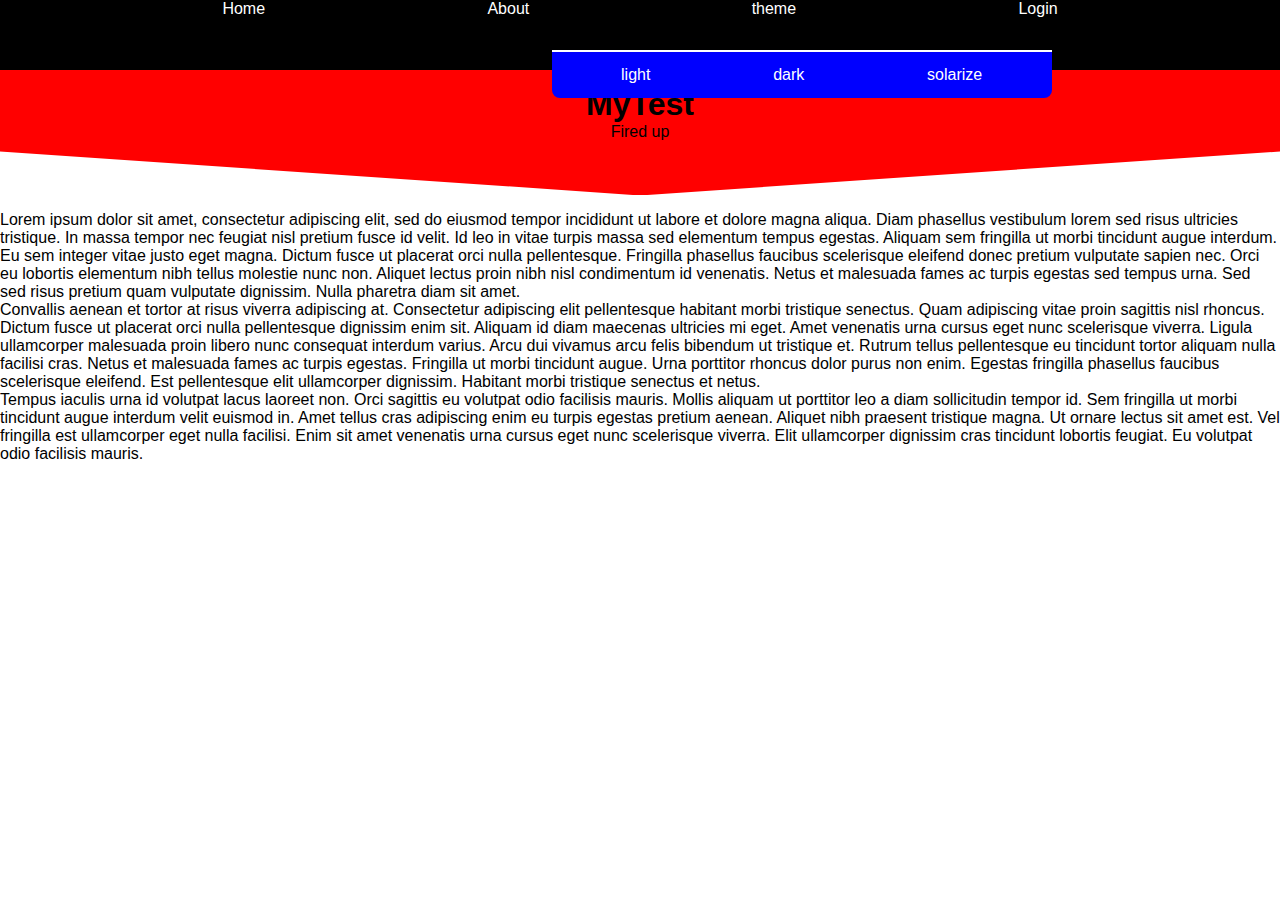
<file: worldengine/JavaScript/index.html>
<!DOCTYPE html>
<html lang="en">
<head>
    <meta charset="UTF-8">
    <title> Document</title>
    
    <link rel="stylesheet" href="styler.css">
    <link rel="stylesheet" href="grid.css">
    <script defer src="app.js"></script>
</head>

<body>
    <nav class="navbar">
       <ul class="navbar-nav">
            <li class="nav-item">Home</li>
            <li class="nav-item">About</li>

            <!--Dropdown-->

            <li class="nav-item has-dropdown">theme
                <a href="theme"></a>
                <ul class="dropdown">
                   <li class="dropdown-item">
                        <a id="light" href="#">light</a>
                   </li>
                   
                   <li class="dropdown-item">
                       <a id="dark" href="#">dark</a>
                   </li>
                   
                   <li class="dropdown-item">
                       <a id="solar" href="#">solarize</a>
                   </li>
                    
                </ul>
            </li>
            
            <li class="nav-item">Login</li>
        </ul>
    </nav>
    
    <header>
        <h1>MyTest</h1>
        
        <p>Fired up</p>
    </header>
    
    <main><p>Lorem ipsum dolor sit amet, consectetur adipiscing elit, sed do eiusmod tempor incididunt ut labore et dolore magna aliqua. Diam phasellus vestibulum lorem sed risus ultricies tristique. In massa tempor nec feugiat nisl pretium fusce id velit. Id leo in vitae turpis massa sed elementum tempus egestas. Aliquam sem fringilla ut morbi tincidunt augue interdum. Eu sem integer vitae justo eget magna. Dictum fusce ut placerat orci nulla pellentesque. Fringilla phasellus faucibus scelerisque eleifend donec pretium vulputate sapien nec. Orci eu lobortis elementum nibh tellus molestie nunc non. Aliquet lectus proin nibh nisl condimentum id venenatis. Netus et malesuada fames ac turpis egestas sed tempus urna. Sed sed risus pretium quam vulputate dignissim. Nulla pharetra diam sit amet.</p>

    <p>Convallis aenean et tortor at risus viverra adipiscing at. Consectetur adipiscing elit pellentesque habitant morbi tristique senectus. Quam adipiscing vitae proin sagittis nisl rhoncus. Dictum fusce ut placerat orci nulla pellentesque dignissim enim sit. Aliquam id diam maecenas ultricies mi eget. Amet venenatis urna cursus eget nunc scelerisque viverra. Ligula ullamcorper malesuada proin libero nunc consequat interdum varius. Arcu dui vivamus arcu felis bibendum ut tristique et. Rutrum tellus pellentesque eu tincidunt tortor aliquam nulla facilisi cras. Netus et malesuada fames ac turpis egestas. Fringilla ut morbi tincidunt augue. Urna porttitor rhoncus dolor purus non enim. Egestas fringilla phasellus faucibus scelerisque eleifend. Est pellentesque elit ullamcorper dignissim. Habitant morbi tristique senectus et netus.</p>

    <p>Tempus iaculis urna id volutpat lacus laoreet non. Orci sagittis eu volutpat odio facilisis mauris. Mollis aliquam ut porttitor leo a diam sollicitudin tempor id. Sem fringilla ut morbi tincidunt augue interdum velit euismod in. Amet tellus cras adipiscing enim eu turpis egestas pretium aenean. Aliquet nibh praesent tristique magna. Ut ornare lectus sit amet est. Vel fringilla est ullamcorper eget nulla facilisi. Enim sit amet venenatis urna cursus eget nunc scelerisque viverra. Elit ullamcorper dignissim cras tincidunt lobortis feugiat. Eu volutpat odio facilisis mauris.</p></main>
</body>
</html>
</file>
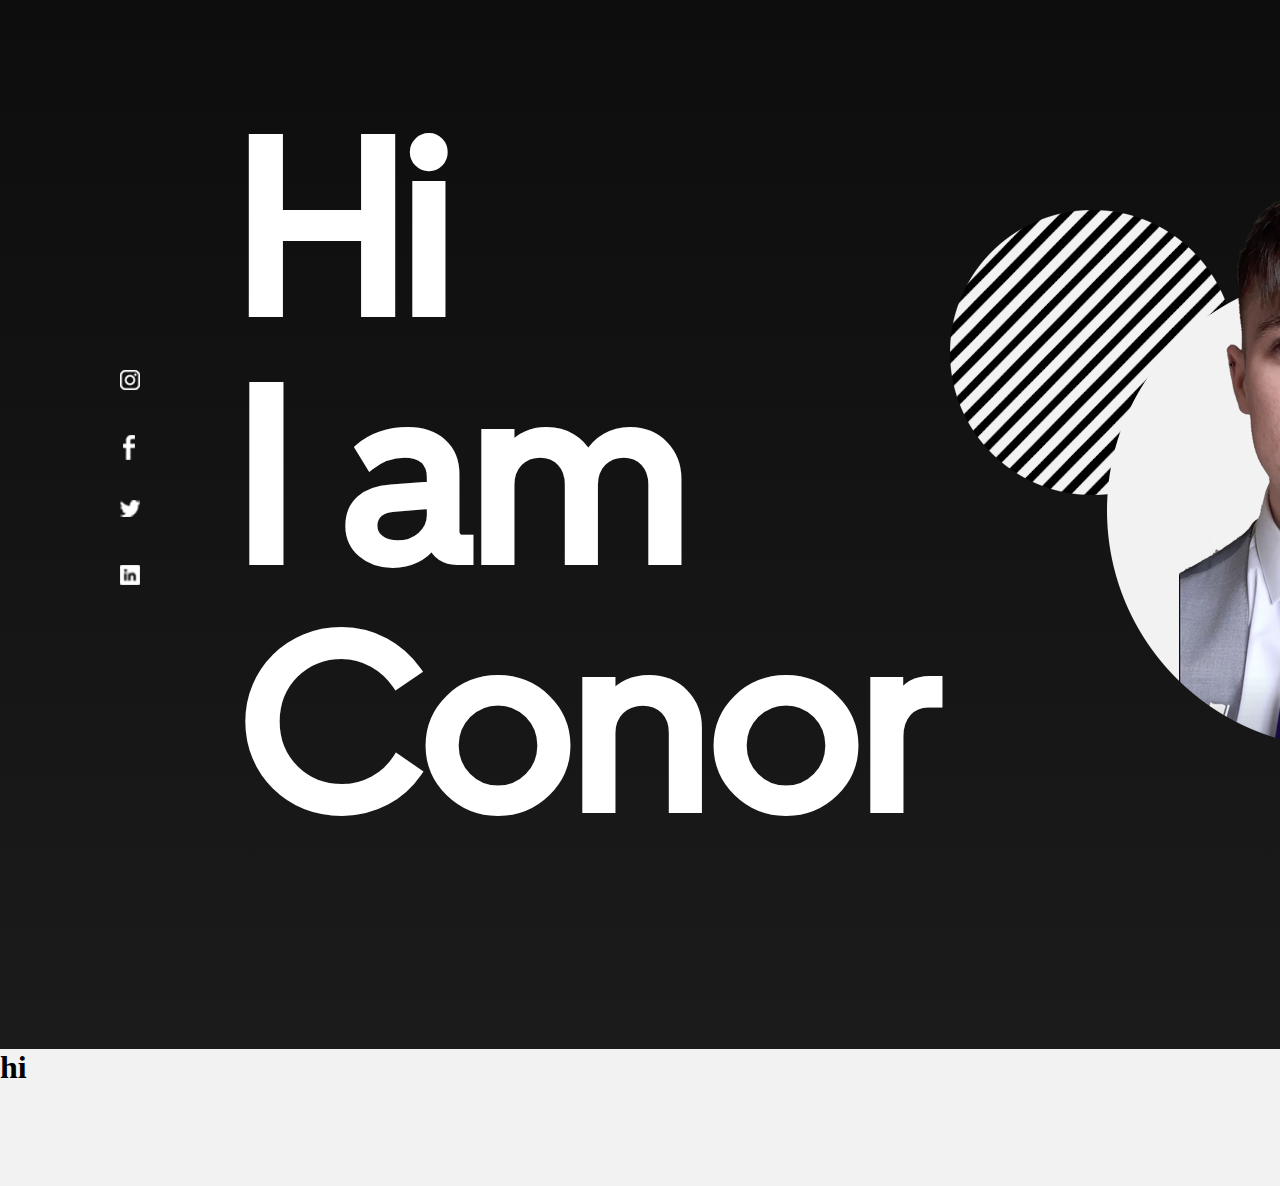
<file: Portfolio.html>
<!doctype html>

<html lang="en">
    <head> 
        <title>Homepage</title>
        
        <meta charset="utf-8">
        
        <link href="https://cdn.jsdelivr.net/npm/bootstrap@5.0.0-beta2/dist/css/bootstrap.min.css" rel="stylesheet" integrity="sha384-BmbxuPwQa2lc/FVzBcNJ7UAyJxM6wuqIj61tLrc4wSX0szH/Ev+nYRRuWlolflfl" crossorigin="anonymous">
        <link rel="stylesheet" type="text/css" href="css/styler.css">
        
    </head>
    
    <body>
        <div class="background">
            <div class="">
                <img src="images/bubbles.png" class="bubble">

                <img src="images/Icons/instagram.png" class="insta">
                <img src="images/Icons/facebook.png" class="facebook">
                <img src="images/Icons/twitter.png" class="twitter">
                <img src="images/Icons/linkedIn.png" class="linkedIn">

                <img src="images/Icons/ScrollBar.png" class="scroll-text">

                <h1 class="intro-text">Hi</h1>
                <h1 class="intro-text-second">I am</h1>
                <h1 class="intro-text-third">Conor</h1>
            </div>

            <div class="container white-bg">
                <div class="">
                    <h1 class="">hi</h1>
                </div>
            </div>
        </div>
    </body>
</html>
</file>
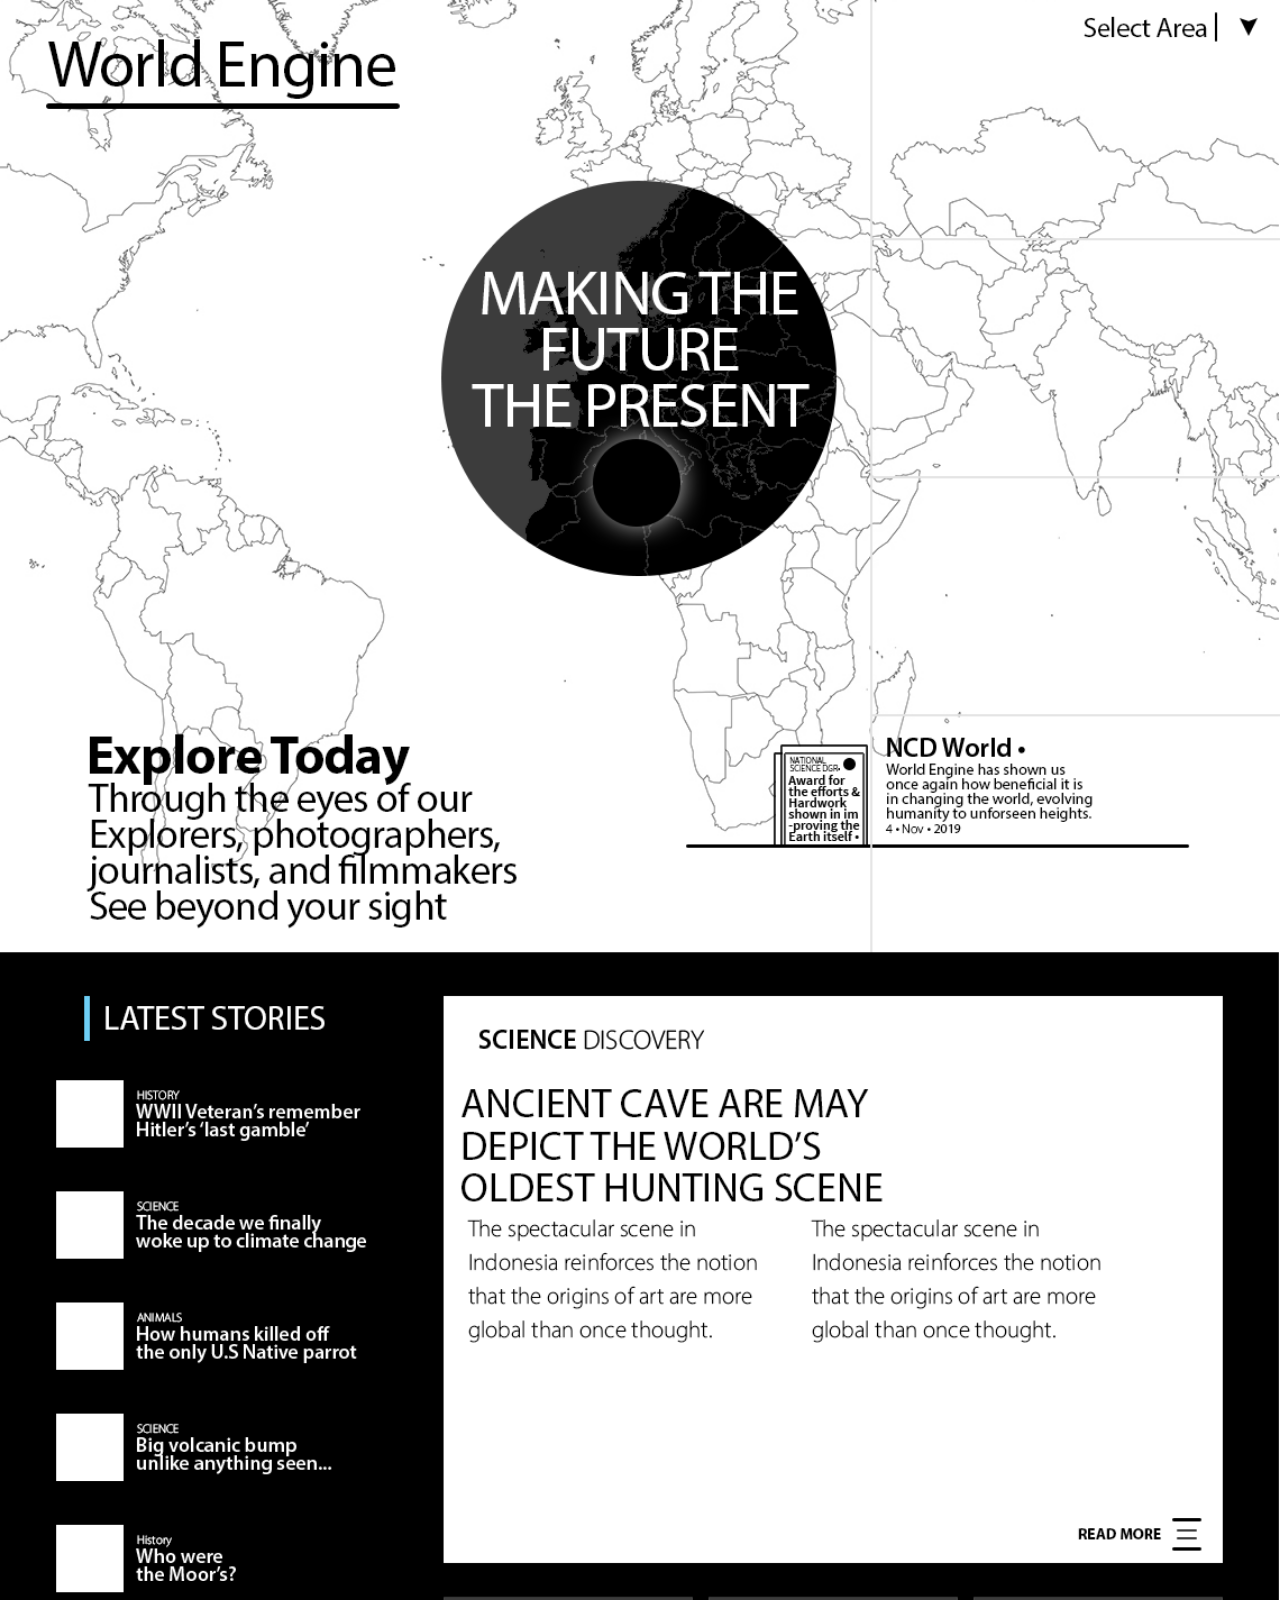
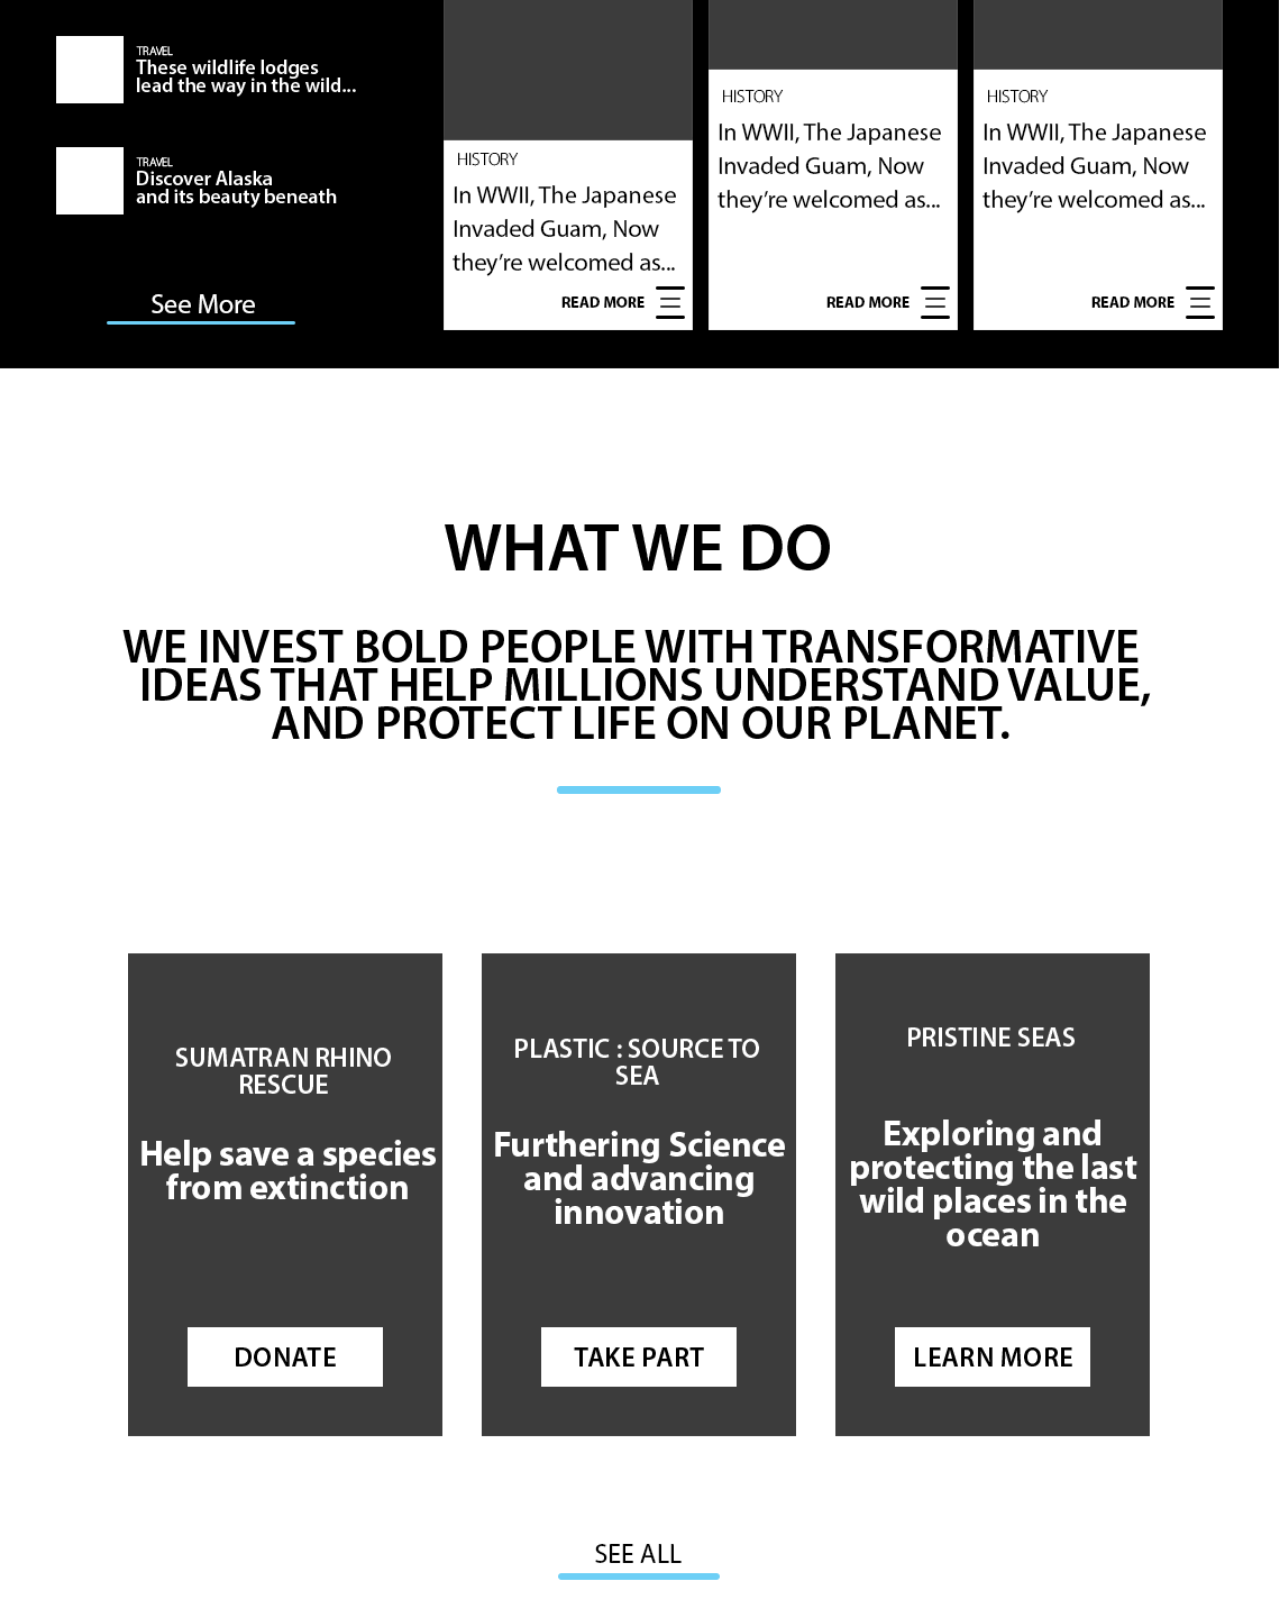
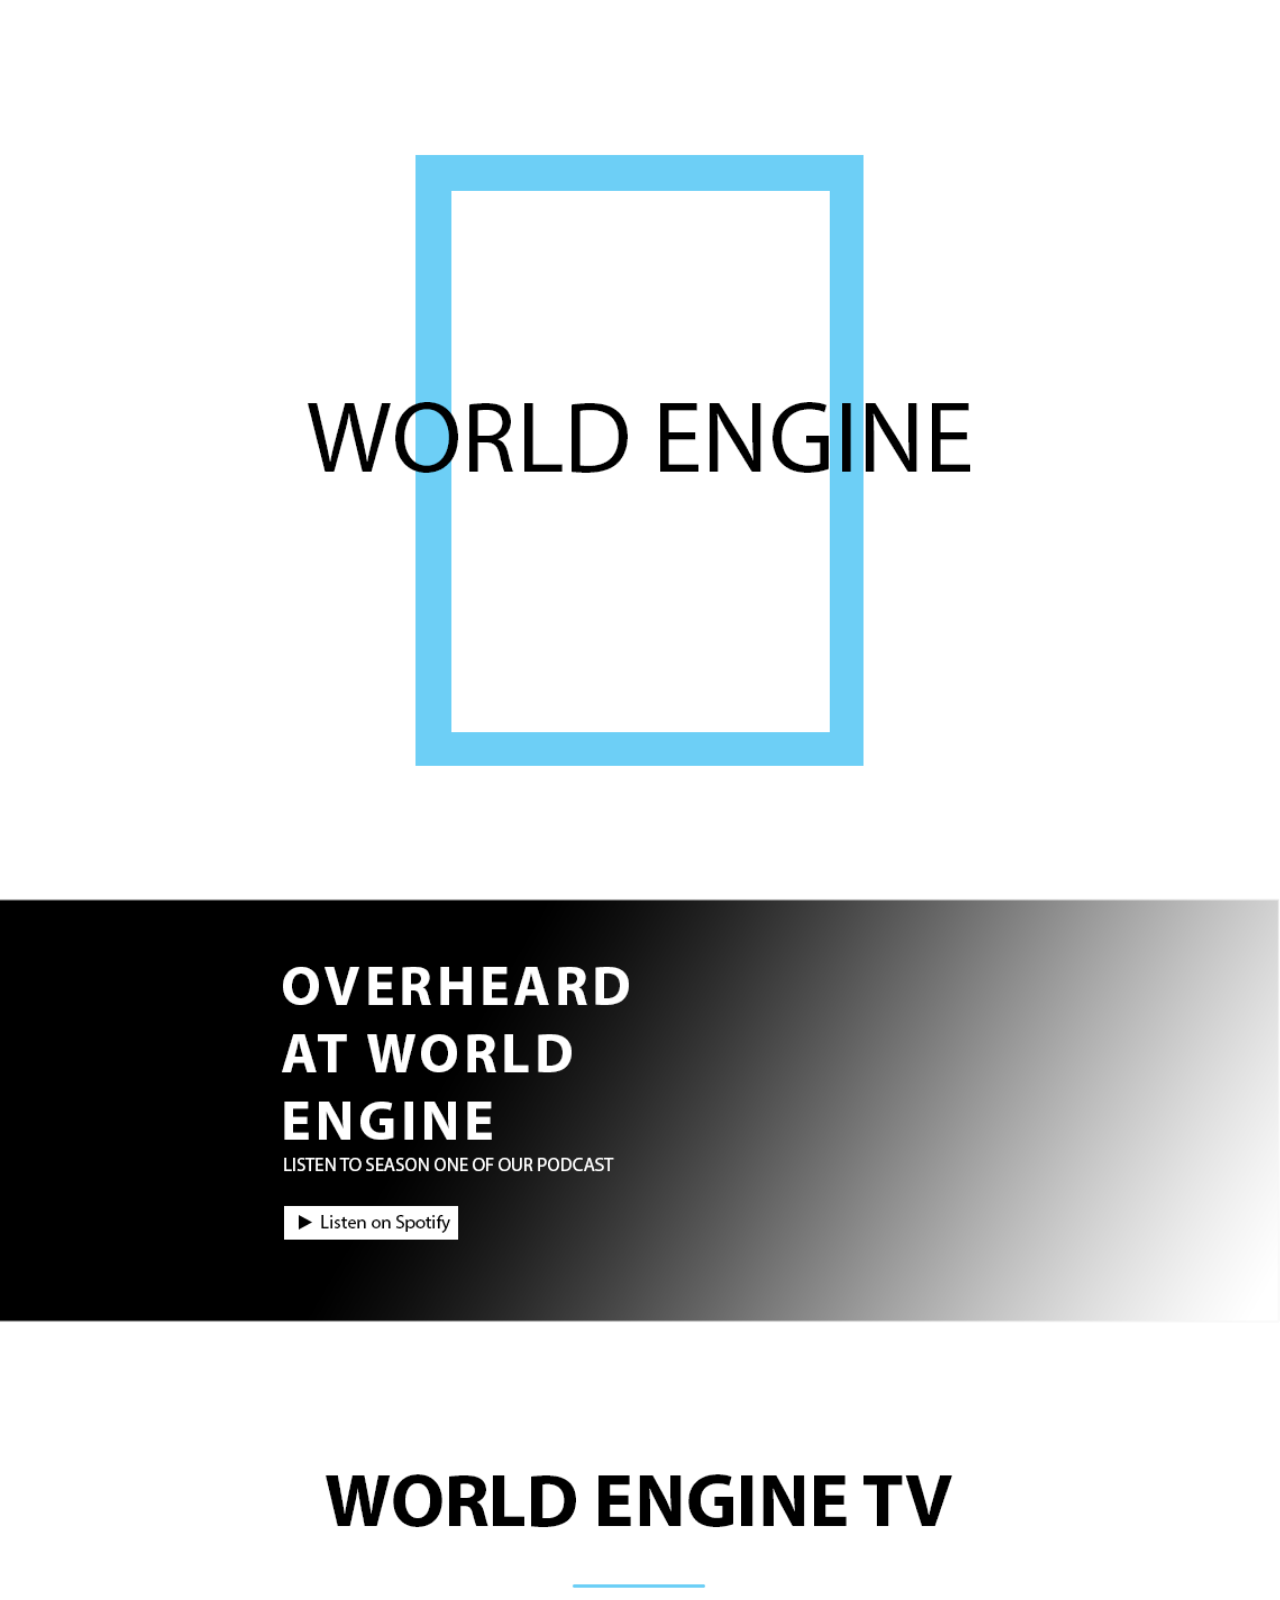
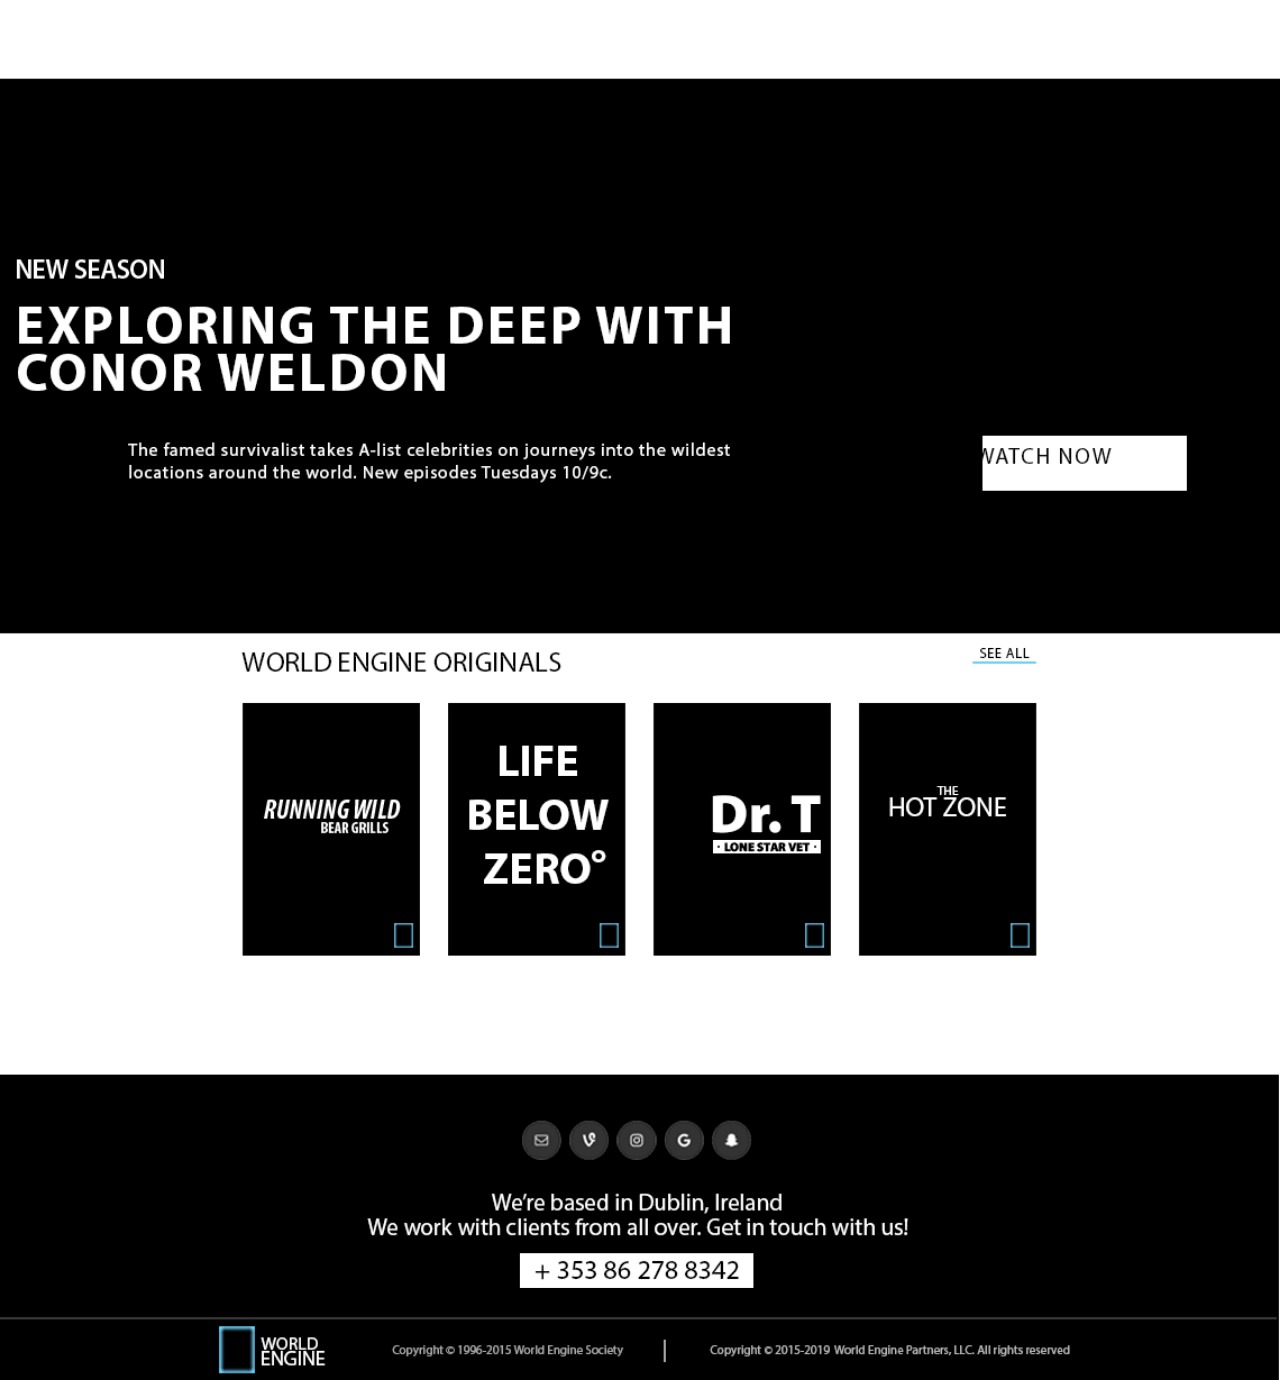
<file: WorldEngine.html>
<!doctype html>

<html lang="en">
    <head> 
        <title>Homepage</title>
        
        <meta charset="utf-8">
        
        <link href="https://cdn.jsdelivr.net/npm/bootstrap@5.0.0-beta2/dist/css/bootstrap.min.css" rel="stylesheet" integrity="sha384-BmbxuPwQa2lc/FVzBcNJ7UAyJxM6wuqIj61tLrc4wSX0szH/Ev+nYRRuWlolflfl" crossorigin="anonymous">
        <link rel="stylesheet" type="text/css" href="css/styler.css">
        
    </head>
    
    <body>
        <div class="container">
            <img src="images/WorldEngineSite.png" width="100%" height="100%">
        </div>
    </body>
</html>
</file>
<file: worldengine/JavaScript/styler.css>
@import url('https://rsms.me/inter/inter.css');
html { font-family: 'Inter', sans-serif; }
@supports (font-variation-settings: normal) {
  html { font-family: 'Inter var', sans-serif; }
}

*{
    margin: 0px;
    padding: 0px;
    box-sizing: border-box;
}

a {
    text-decoration: none;
    color: inherit;
}

.body {
    font-size: 16px;
    letter-spacing: -0.011em;
    line-height: 22px;
}

.background1 {
    background-color: black;
}

.black-bg {
    background-color: black;
}

.white-bg {
    background-color: white;
}

.gradient-bg {
  background-image: linear-gradient(110deg, black, black, white);
}

.grey-bg {
    background-color: #393939;
}


.flexS {
    display: inline-flex;
    /*justify-content: flex-start;*/
    align-items: flex-start;
}

.flexboxR {
    display:flex;
    flex-direction: row;
}

.latest {
    background-color: #6dcff6;
    width: 5px;
    height: 40px;
    margin-top: 40px;
    display: inline-block;
}
.white {
    background-color: white;
    color: black;
    width: 694px;
    margin-top: -65px;
}

.latestT {
    font-size: 30px;
    letter-spacing: -0.021em;
    line-height: 42px;
    color: white;
    padding-left:50px;
    display:flex;
    align-items:center;
    margin-top: 40px;
    font-weight: 400;
}

.border-left{
    border-left:5px solid #6dcff6;
    padding-left:35px;   
}

.SeeMore1 {
     
    font-style: normal;
    font-weight: 400;
    font-size: 24px;
    color: white;
    padding-left:50px;
    line-height: 1.5;
    display:flex;
    align-items:center;
    margin-top: 30px;
}

.SeeMore2 {
     
    font-style: normal;
    font-weight: 400;
    font-size: 24px;
    color: black;
    line-height: 1.5;
    padding-top: 40px;
    display: flex;
    justify-content: center;
}

.SeeMore3 {
     
    font-style: normal;
    font-weight: 400;
    font-size: 24px;
    color: black;
    padding-left:50px;
    line-height: 1.5;
    padding-top: 40px;
    margin: auto;
    margin-bottom: 80px;
}

.border-bottom{
    border-bottom: 3px solid #6dcff6;
    border-radius: 1.5px 1.5px;
    padding-left:35px;  
}

.border-bottom2{
    border-bottom: 7px solid #6dcff6;
    border-radius: 3px 3px;
    /*padding: 0px 75px 40px 75px;*/
}

.border-bottom3{
    border-bottom: 3px solid #6dcff6;
    border-radius: 1.5px 1.5px;
    padding-left:35px;  
}

.stories {
    margin-top: 30px;
    padding-left: 35px;
    /*background-color: pink;*/
}

.story {
    margin-bottom: 40px;
}
.SmallB1 {
    background-color: white;
    height: 65px;
}

.category {
    text-transform: uppercase;
    font-size: 11px;
    letter-spacing: 0.005em;
    line-height: 15px;
    color: white;
    font-weight: 400;
    background-color: black;
}

.title {
     
    font-size: 18px;
    letter-spacing: -0.014em;
    line-height: 25px;
    font-weight: 600;
    color: white;
    background-color: black;
}

.BigB {
    background-color: white;
    height: 505px;
    /*width: 694px;
    margin-left: 395px;
    margin-top: -757px;
    margin-right: 50px;
    float: right;
*/}

.Science {
     
    font-size: 24px;
    letter-spacing: -0.019em;
    line-height: 34px;;
    font-weight: 700;
    margin-left: 30px;
    margin-top: 30px;
}

.Discovery {
    font-size: 24px;
    letter-spacing: -0.019em;
    line-height: 34px;
    font-weight: 200;
    margin-top: 30px;
}

.MainTitle {
    font-weight: 400;
    font-size: 36px;
    letter-spacing: -0.021em;
    line-height: 42px;
    width: 380px;
    margin-left: 15px;
    margin-top: 36px;
    margin-top: 36px;
    text-transform: uppercase;
}

.BigBoxTI {
    letter-spacing: -0.017em;
    font-weight: 300;
    font-size: 21px;
    line-height: 30px;
    margin-left: 15px;
    margin-top: 36px;
    width: 300px;
}

.ReadMore {
    font-weight: 700;
    font-size: 14px;
    letter-spacing: -0.006em;
    line-height: 20px;
    margin-top: 3px;
    margin-right: 10px;
    display: flex;
    align-items: center;
}

.ReadMoreSection {
    display: flex;
    justify-content: flex-end;
    align-items: flex-end;
    padding-bottom: 15px;
}

.ReadMoreSectionThreeB {
    display: flex;
    height: 100px;
	justify-content: flex-end;
    align-items: flex-end;
    padding-bottom: 15px;
}

.ReadMoreIcon {
    margin-right: 20px;
}

.ReadMoreIconOne {
    width: 26px;
    height: 3px;
    border-radius: 1.5px;
    background-color: black;
    margin-bottom: 7px;
}

.ReadMoreIconTwo {
    width: 18px;
    height: 2px;
    border-radius: 1.5px;
    background-color: black;
    margin-bottom: 5px;
    margin-left: 4px;
}

.ReadMoreIconThree {
    width: 18px;
    height: 2px;
    border-radius: 1.5px;
    background-color: black;
    margin-left: 4px;
}

.ReadMoreIconFour {
    width: 26px;
    height: 3px;
    border-radius: 1.5px;
    background-color: black;
    margin-top: 7px;
}

.SmallBox {
    display: flex;
    flex-direction: row;
    margin-top: 30px;
    margin-bottom: 35px;
}

.SmallBoxOne {
    height: 295px;
    width: 220px;
    border-top: 65px solid #3c3c3c;
    background-color: white;
}

.SmallBoxTwo{
    height: 295px;
    width: 220px;
    border-top: 65px solid #3c3c3c;
    background-color: white;
    margin-left: 17px;
}

.ThreeB-Title {
    font-weight: 300;
    font-size: 16px;
    letter-spacing: -0.011em;
    line-height: 22px;
    text-transform: uppercase;
    margin-left: 15px;
    margin-top: 20px;
}

.ThreeB-Info {
    font-size: 16px;
    letter-spacing: -0.011em;
    line-height: 22px;
    font-weight: 400;
    margin-left: 15px;
    margin-top: 15px;
    line-height: 25px;
}

.WWD-Text {
     
    font-style: normal;
    font-weight: 600;
    font-size: 60px;
    text-transform: uppercase;
    text-align: center;
    letter-spacing: -2px;
    align-content: center;
    margin-top: 150px;
}

.WWD-Info {
     
    font-style: normal;
    font-weight: 600;
    font-size: 40px;
    text-transform: uppercase;
    text-align: center;
    letter-spacing: -3px;
    line-height: 38px;
    margin-top: 55px;
}

.LongBoxes {
    height: 430px;
    width: 280px;
    margin-top: 145px;
    padding-bottom: 15px;
    background-color: black;
}

/*. ThreeLB{
    background-color: black;
}*/

.ThreeLB-Title {
    font-size: 34px;
    letter-spacing: -0.021em;
    line-height: 42px;
    font-weight: 700;
    color: white;
    text-transform: uppercase;
    padding-top: 15px;
    margin-left: 10px;
    height: 84px;
}

.ThreeLB-Info {
    font-size: 24px;
    letter-spacing: -0.019em;
    line-height: 34px;
    font-weight: 700;
    color: white;
    margin-top: 30px;
    margin-left: 10px;
}

.ThreeLB-WB {
    height: 53px;;
    width: 174px;
    margin-left: 15px;
    background-color: white;
    display:flex;
    margin-top: 278px;
}

.ThreeLB-WB-Info {
     
    font-style: normal;
    font-weight: 700;
    font-size: 24px;
    text-transform: uppercase;
    text-align: center;
    margin-left: inherit;
}

.center-me {
    text-align: center;
}

.center-TB {
    display: flex;
    justify-content: center;
}

.eighty-wide {
    width: 85%;
    margin:auto;
}

.blue-box {
    width: 337px;
    height: 482px;
    border: 30px solid #6dcff6;
    margin: auto;
    margin-top: 155px;
    overflow: visible;
}

.logo-text {
    width: 800px;
    font-size: 90px;
    letter-spacing: -0.022em;
    line-height: 112px;
    font-weight: 400;
    text-transform: uppercase;
    margin-top: 125px;
    
    position: absolute;
    left: 334px;
    top: auto;
    z-index: 1;
}

.SBTitle {
    font-weight: 700;
    font-size: 50px;
    letter-spacing: -0.022em;
    line-height: 56px;
    color: white;
    text-transform: uppercase;
    width: 325px;
    margin-left: 250px;
    margin-top: 60px;
}

.SBInfo {
    font-size: 16px;
    letter-spacing: -0.011em;
    line-height: 22px;
    font-weight: 400;
    color: white;
    text-transform: uppercase;
    width: 325px;
    margin-left: 250px;
    margin-top: 15px;
}

.SBBox {
    width: 155px;
    height: 30px;
    background-color: white;
    margin-left: 250px;
    margin-top: 30px;
}

.SBBoxText {
    font-size: 16px;
    letter-spacing: -0.011em;
    line-height: 22px;
    font-weight: 400;
    color: black;
    display: inline-flex;
}

.arrow-right {
    width: 0; 
    height: 0; 
    border-top: 6px solid transparent;
    border-bottom: 6px solid transparent;
    border-left: 6px solid black;
    margin-left: 13px;
    display: inline-flex;
}

.distance {
    margin-top: 180px;
    padding-bottom: 60px;
}

.WE-Tv-Text {
     
    font-style: normal;
    font-weight: 900;
    font-size: 67px;
    color: black;
    text-transform: uppercase;
    letter-spacing: -3px;
    margin-top: 140px;
}

.Tv-text {
    font-size: 24px;
    letter-spacing: -0.019em;
    line-height: 34px;
    font-weight: 700;
    color: white;
    text-transform: uppercase;
    margin-top: 160px;
}

.Tv-title {
    font-size: 48px;
    letter-spacing: -0.022em;
    line-height: 56px;
    font-weight: 700;
    color: white;
    text-transform: uppercase;
    margin-top: 25px;
}

.Tv-info {
     font-size: 16px;
    letter-spacing: -0.011em;
    line-height: 22px;
    font-weight: 400;
    color: white;
    margin-top: 45px;
    margin-left: 110px;
}

.center {
    margin: auto;
}

.tv-box {
    background: white;
    height: 50px;
    width: 185px;
    /*margin-top: 80px;*/
    margin-left: 870px;
    margin-bottom: 85px;
    display: flex;
    justify-content: flex-end;
}

.tv-box-text {
    font-size: 20px;
    letter-spacing: -0.017em;
    line-height: 28px;
    font-weight: 400;
    font-size: 20px;
    color: black;
    text-transform: uppercase;
    margin-top: 11px;
    margin-right: 31px;
}

.tvbox-stitle {
    font-size: 25px;
    letter-spacing: -0.019em;
    line-height: 34px;
    font-weight: 400;
    color: black;
    text-transform: uppercase;
    margin-top: 70px;
    margin-left: 215px;
}

.tvbox-sboxes {
    margin-left: 215px;
    margin-top: 25px;
}

.tvbox-sbox-one {
    height: 225px;
    width: 158px;
    background: black;
}

.tvbox-sbox-all {
    height: 225px;
    width: 158px;
    margin-left: 25px;
    background: black;
}

.box-one {
    font-size: 17px;
    letter-spacing: -0.014em;
    line-height: 25px;
    font-weight: 700;
    color: white;
    text-transform: uppercase;
    font-style: italic;
    font-stretch: condensed;
    margin-top: 86px;
    margin-left: 14px;
}

.box-one-author {
    font-size: 12px;
    letter-spacing: -0.006em;
    line-height: 20px;
    font-weight: 700;
    color: white;
    text-transform: uppercase;
    font-stretch: condensed;
    margin-left: 70px;
    margin-top: -5px;
}

.box-two {
    font-size: 40px;
    letter-spacing: -0.022em;
    line-height: 56px;
    font-weight: 700;
    color: white;
    text-transform: uppercase;
    text-align: center;
    margin-top: 20px;
}

.box-three {
    font-size: 48px;
    letter-spacing: -0.022em;
    line-height: 56px;
    font-weight: 700;
    color: white;
    margin-top: 62px;
    margin-left: 50px;
}

.box-three2 {
    font-size: 11px;
    letter-spacing: 0.005em;
    line-height: 15px;
    font-weight: 700;
    color: black;
    background: white;
    text-transform: uppercase;
    text-align: center;
    margin-left: 45px;
}

.box-four {
    font-size: 11px;
    letter-spacing: 0.005em;
    line-height: 15px;
    font-weight: 400;
    color: white;
    margin-top: 64px;
    margin-left: 70px;
    text-transform: uppercase;
}

.box-four2 {
    font-size: 24px;
    letter-spacing: -0.019em;
    line-height: 34px;
    font-weight: 400;
    color: white;
    text-transform: uppercase;
    text-align: center;
    margin-top: -7px;
}

.tvbox-logo {
    width: 13px;
    height: 18px;
    border: 2px solid #6dcff6;
    margin-left: 137px;
    margin-top: 74px;;
}

.tvbox-logo-two {
    width: 13px;
    height: 18px;
    border: 2px solid #6dcff6;
    margin-left: 137px;
    margin-top: 12px;;
}

.tvbox-logo-three {
    width: 13px;
    height: 18px;
    border: 2px solid #6dcff6;
    margin-left: 137px;
    margin-top: 68px;;
}

.tvbox-logo-four {
    width: 13px;
    height: 18px;
    border: 2px solid #6dcff6;
    margin-left: 137px;
    margin-top: 95px;;
}


.footer-marg {
    margin-top: 110px;
}

.images {
    display: flex;
    justify-content: center;
    margin-top: 40px;
}

.img-all {
    margin-left: 7px;
}

.footer-text {
    font-size: 21px;
    letter-spacing: -0.017em;
    line-height: 28px;
    font-weight: 400;
    color: white;
    text-align: center;
}

.footer-text-marg {
    margin-top: 30px;
}

.footer-box {
    width: 208px;
    height: 31px;
    background: white;
    margin: auto;
    margin-top: 15px;
    margin-bottom: 25PX;
}

.line {
    height: 2px;
}

.footer-num {
    font-size: 21px;
    letter-spacing: -0.017em;
    line-height: 28px;
    font-weight: 400;
    color: black;
    text-align: center;
}

.footer-logo {
    height: 36px;
    width: 26px;
    border: 3px solid #6dcff6;
    margin-bottom: 10px;
    margin-left: 198px;
}

.footer-bot-marg {
    margin-top: 10px;
}

.footer-logo-text {
    font-size: 14px;
    letter-spacing: -0.006em;
    line-height: 20px;
    font-weight: 400;
    color: white;
    text-transform: uppercase;
    margin-left: 9px;
    margin-top: 2px;
}

.footer-logo-text2 {
    font-size: 18px;
    letter-spacing: -0.014em;
    line-height: 25px;
    font-weight: 400;
    color: white;
    text-transform: uppercase;
    margin-top: -2px;
    margin-left: 9px;
}

.copright-foot {
    font-size: 11px;
    letter-spacing: 0.005em;
    line-height: 15px;
    font-weight: 400;
    color: #b3b3b3;
}

.copy-marg {
    margin-top: 13px;
}

.article-logo {
    height: 36px;
    width: 26px;
    border: 3px solid #6dcff6;
    margin-top: 20px;
    margin-left: 30px;
}

.nav-line {
    height: 3px;
    background-color: #a7a7a7;
    margin-top: 10px;
}

.article-logo-text {
    font-size: 14px;
    letter-spacing: -0.006em;
    line-height: 20px;
    font-weight: 700;
    color: black;
    text-transform: uppercase;
    margin-top: 13px;
    margin-left: 5px;
}

.article-logo-text2 {
    font-size: 16px;
    letter-spacing: -0.011em;
    line-height: 22px;
    font-weight: 700;
    color: black;
    text-transform: uppercase;
    margin-top: -2px;
    margin-left: 5px;
}

.article-sub {
    font-size: 21px;
    letter-spacing: -0.017em;
    line-height: 28px;
    font-weight: 400;
    color: black;
    margin-top: 22px;
}

.search-logo {
    margin-left: 7px;
}

.marg-head {
    margin-top: 7px;
}

.article-menu {
     
    font-style: normal;
    font-weight: 700;
    font-size: 22px;
    letter-spacing: -0.017em;
    line-height: 28px;
    color: black;
    text-transform: uppercase;
    margin-top: 6px;
}

.nav-logo {
    margin-top: 21px;
}

.menu-text {
    margin-top: 15px;
}

.menu-logo {
    margin-left: 8px;
    margin-top: 18px;
}

.flex-end {
    display: flex;
    justify-content: flex-end;
}

.article-category {
     
    font-style: normal;
    font-weight: 400;
    font-size: 22px;
    color: black;
    margin-top: 90px;
}

.article-category-border {
    border-left: 3px solid #6dcff6;
    border-right: 3px solid #6dcff6;
    padding-left: 10px;
    padding-right: 10px;
}

.article-title {
     
    font-size: 40px;
    letter-spacing: -0.022em;
    line-height: 56px;
    color: black;
    margin-top: 20px;
    width: 665px;
}

.article-container {
    width: 665px;
    overflow: hidden;
    margin-left: 175px;
}

.article-subtitle {
    font-size: 20px;
    letter-spacing: -0.017em;
    line-height: 28px;
    font-weight: 400;
    color: black;
    margin-top: 20px;
}

.author-by {
    color: #a7a7a7;
    margin-top: 35px;
}

.article-author {
    font-size: 16px;
    letter-spacing: -0.011em;
    line-height: 22px;
    font-weight: 700;
    color: #a7a7a7;
    border-bottom: 2px solid #6dcff6;
}

.author-bottom {
    /*border-bottom: 2px solid #6dcff6;*/
    /*width: inherit;*/
}

.article-read {
    font-size: 12px;
    letter-spacing: 0em;
    line-height: 17px;
    font-weight: 400;
    color: #959595;
    margin-top: 20px;
    margin-left: 18px;
}

.logos {
    margin-top: 6px;
}

.gap {
    padding-left: 7px
}

.article-line {
    height: 3px;
    background-color: #a7a7a7;
    margin-top: 40px;
}

.article {
     
    font-style: normal;
    font-weight: 400;
    font-size: 16px;
    line-height: 22px;
    color: black;
    margin-top: 22px;
}

.quote {
     
    font-style: normal;
    font-weight: 400;
    font-size: 30px;
    line-height: 37px;
    color: #c4c2c2;
    margin-top: 22px;
    width: 650px;
    margin-left: 50px;
}

.quotation-mark {
     
    font-style: normal;
    font-weight: 400;
    font-size: 72px;
    line-height: 37px;
    color: #b8e8fa;
    margin-top: 22px;
}

.article-subt {
    font-size: 26px;
    letter-spacing: -0.019em;
    line-height: 34px;
    font-weight: 700;
    color: black;
    margin-top: 80px;
}

.art-box {
    width: 156px;
    
    border: 2px solid #d5d5d5;
    border-radius: 1px;
    margin-top: 25px;
    display: inline-flex;
}

.facebook {
    
}

.art-box-gap {
    margin-left: 9px;
}

.chain-logo {
    
}

.box-text {
     
    font-style: normal;
    font-weight: 400;
    font-size: 11px;
    color: black;
    text-transform: uppercase;
    margin-left: 10px;
    margin-top; 4px;
}

.art-science {
    font-size: 60px;
    letter-spacing: -0.022em;
    line-height: 56px;
    font-weight: 700;
    color: black;
    text-transform: uppercase;
    text-align: center;
}

.art-latest {
    font-size: 15px;
    letter-spacing: -0.009em;
    line-height: 21px;
    font-weight: 700;
    color: black;
    text-transform: uppercase;
    text-align: center;
    margin-top: 95px;
}

.lat-title {
    font-size: 14px;
    letter-spacing: -0.006em;
    line-height: 20px;
    font-weight: 700;
    color: black;
    text-transform: uppercase;
    margin-top: 55px;
}

.tren-title {
    font-size: 14px;
    letter-spacing: -0.006em;
    line-height: 20px;
    font-weight: 700;
    color: black;
    text-transform: uppercase;
    margin-top: 55px;
}

.sect2-line {
    height: 3px;
    background-color: #a7a7a7;
    margin-top: 12px;
}

.sect2-line2 {
    height: 3px;
    background-color: #a7a7a7;
}

.art-sec-categories {
    font-size: 14px;
    letter-spacing: -0.006em;
    line-height: 20px;
    font-weight: 700;
    color: #60b4d6;
    text-transform: uppercase;
    margin-top: 38px;
    margin-bottom: 38px;
}

.art-sec-titles {
    font-size: 24px;
    letter-spacing: -0.019em;
    line-height: 34px;
    font-weight: 700;
    color: black;
    margin-top: 17px;
}

.art-sec-subtitle {
    font-size: 12px;
    letter-spacing: 0em;
    line-height: 17px;
    font-weight: 400;
    color: black;
}

.flex-in {
    display: inline-flex;
}

.art-sec-gap {
    margin-left: 128px;
}

.fl {
    width: 220px;
}

.facebook {
    width: 16px;
    height: 16px;
    margin-top: 5px;
    margin-left: 45px;
}

.twitter {
    width: 16px;
    height: 16px;
    margin-top: 5px;
    margin-left: 45px;
}

.email {
    height: 16px;
    width: 25px;
    margin-top: 5px;
    margin-left: 45px;
}

.chain-logo{
    height: 16px;
    width: 16px;
    margin-top: 5px;
    margin-left: 45px;
}

.justifyMe {
    display: flex;
    justify-content: space-around;
    align-items: baseline;
}














body {
    color: var(--text);
    background-color: var(--bg);
    transition: background 500ms ease-in-out, color 1000ms ease-in-out;
}

ul {
    list-style: none;
    padding: 0px;
    margin: 0px;
}

a {
    color: currentColor;
}

.navbar {
    height: 70px;
    width: 100%;
    background-color: black;
    color: white;
}

.navbar-nav {
    display: flex;
    align-content: center;
    justify-content: space-evenly;
    height: 100%;
}

header {
    padding: 1em;
    background-color: red;
    margin-bottom: 1em;
    padding-bottom: 3.4em;
    text-align: center;
    clip-path: polygon(50% 0%, 100% 0%, 100% 65%, 50% 100%, 0% 65%, 0% 0%);
}

.dropdown {
    position: absolute;
    width: 500px;
    opacity: 1;
    
    z-index: 2;
    background: blue;
    border-top: 2px solid white;
    
    border-bottom-right-radius: 8px;
    border-bottom-left-radius: 8px;
    
    display: flex;
    align-items: center;
    justify-content: space-around;
    height: 3rem;
    margin-top: 2rem;
    padding: 0.5rem;
    
    transform: translateX(-40%);
    
    transition: opacity .15s ease-out;
}

.has-dropdown :focus-within .dropdown {
    opacity: 1;
    pointer-events: auto;
}

:root {
    --gray0: #f8f8f8;
    --gray1: #dbe1e8;
    --gray2: #b2becd;
    --gray3: #6c7983;
    --gray4: #454e56;
    --gray5: #2a2e35;
    --gray6: #12181b;
    --blue: #0084a5;
    --purple: #a82dd1;
    --yellow: #fff565;
}

.light {
    --bg: var(--gray0);
    --bg-nav: linear-gradient(to right, var(--gray1),var(--gray3);
    --bg-dropdown: var (--gray0);
    --text: var (--gray6);
    --border-color: var (--blue);
    --bg-solar: var (--yellow);
}

.dark {
    --bg: var(--gray5);
    --bg-nav: linear-gradient(to right, var(--gray5),var(--gray6);
    --bg-dropdown: var (--gray5);
    --text: var (--gray0);
    --border-color: var (--purple);
    --bg-solar: var (--blue);
}

.solar {
    
}
</file>
<file: worldengine/JavaScript/grid.css>
.container{  
    width: 1140px;
    margin: auto;
    overflow: hidden;
}

.one{   
    width:65px;
    margin: 0px 15px;
    float: left;
    display: inline;
}

.two{   
    width: 160px;
    margin: 0px 15px;
    float: left;
    display: inline;
}

.three{  
    width: 255px;
    margin: 0px 15px;
    float: left;
    display: inline;
}

.four{
    width: 350px;
    margin: 0px 15px;
    float: left;
    display: inline;
}

.five{ 
    width: 445px;
    margin: 0px 15px;
    float: left;
    display: inline;
}

.six{ 
    width: 540px;
    margin: 0px 15px;
    float: left;
    display: inline;
}

.seven{  
    width: 635px;
    margin: 0px 15px;
    float: left;
    display: inline;
}

.eight{   
    width: 730px;
    margin: 0px 15px;
    float: left;
    display: inline;
}
.nine{
    width:825px;
    margin: 0px 15px;
    float: left;
    display: inline;
}
.ten{   
    width: 920px;
    margin: 0px 15px;
    float: left;
    display: inline;
}

.eleven{    
    width: 1015px;
    margin: 0px 15px;
    float: left;
    display: inline;
}
.twelve{  
    width: 1110px;
    margin: 0px 15px;
    float: left;
    display: inline;
}

.strip-left{
    margin-left: 0px;
}

.strip-right{
    margin-right: 0px;
}

.clear{
    clear: both;
}

p:blank {
  display: none;
}
</file>
<file: css/styler.css>
@font-face { font-family: UberMoveBold; src: url('fonts/UberMoveBold.otf'); } 
 @font-face { font-family: UberMoveMedium; src: url('fonts/UberMoveMedium.otf'); } 
 @font-face { font-family: UberMoveTextBold; src: url('fonts/UberMoveTextBold.otf'); } 
 @font-face { font-family: UberMoveTextLight; src: url('fonts/UberMoveTextLight.otf'); } 
 @font-face { font-family: UberMoveTextMedium; src: url('fonts/UberMoveTextMedium.otf'); } 
 @font-face { font-family: UberMoveTextRegular; src: url('fonts/UberMoveTextRegular.otf'); } 

*{
    margin: 0px;
    padding: 0px;
    box-sizing: border-box;
}

.background {
    background: linear-gradient(to bottom, #0d0d0d 0%, #1d1d1d 100%);
    width: 100%;
    height: auto;
}

.white-bg {
    background: #f2f2f2;
    height: auto;
    padding-bottom: 100px;
}

.intro-text {
    font-family: UberMoveMedium, sans-serif;
    font-size: 250px;
    color: #ffffff;
    /*padding: 15px 0px 0px 35px;*/
    margin: 0px 0px 0px 240px;
    padding-top: 75px;
}

.intro-text-second {
    font-family: UberMoveMedium, sans-serif;
    font-size: 250px;
    color: #ffffff;
    /*padding: 15px 0px 0px 35px;*/
    margin: -50px 0px 0px 240px;
}

.intro-text-third {
    font-family: UberMoveMedium, sans-serif;
    font-size: 250px;
    color: #ffffff;
    /*padding: 15px 0px 0px 35px;*/
    margin: -50px 0px 0px 240px;
    padding-bottom: 180px;
}

.bubble {
    position: absolute;
    padding: 175px 0px 0px 950px;
}

.insta {
    position: absolute;
    padding: 370px 0px 0px 120px;
}

.facebook {
    position: absolute;
    padding: 435px 0px 0px 123px;
}

.twitter {
    position: absolute;
    padding: 500px 0px 0px 120px;
}

.linkedIn {
    position: absolute;
    padding: 565px 0px 0px 120px;
}

.scroll-text {
    position: absolute;
    padding-left: 1800px;
    padding-top: 750px;
}



































.center {
    display: flex;
    justify-content: center;
    width: 100%;
    height: 550px;
    padding-top: 50px;
}

.Soul:hover {
    opacity: 0;
    transition: all ease-in-out 0.5s;
    transform: translateY(100px);
}

.WorldEngine:hover {
    opacity: 0;
    transition: all ease-in-out 0.5s;
    transform: translateY(100px);
}

.DetectiveShurmen:hover {
    opacity: 0;
    transition: all ease-in-out 0.5s;
    transform: translateY(100px);
}

.cardOne {
    margin-left: 100px;
}

.card {
    position: relative;
    overflow: hidden;
    width: 23%;
    height: 480px;
    padding: 15px;
    border-radius: 20px;
    background-image: linear-gradient(135deg, #54554f, #252322);
    transform-style: preserve-3d;
    transform: perspective(1000px);
    display: flex;
    flex-flow: column;
    justify-content: space-around;
    align-items: center;
    margin-left: auto;
    margin-right: auto;
    margin: 40px;
    color: white;
}

.shoe-container {
    height: 0px;
    width: 100%;
    display: flex;
    align-items: center;
    justify-content: center;
}

.shoe {
    height: auto;
    max-width: 100%;
    transform: translate(50px);
    max-height: 145px;
    width: 240px;
    position: relative;
    top: 0;
    left: 0;
}

.category {
    transform: translate(30px);
    font-weight: bolder;
    font-size: 24px;
    text-shadow: 0 2px 20px rgba(0, 0, 0, 0.5);
    align-self: start;
}

.category .subhead {
    font-size: 12px;
    color: rgba(222, 227, 228, 0.35);
    margin-bottom: 2px;
}

.description {
    transform: translateZ(25px);
    text-align: justify;
    text-shadow: 0 2px 20px rgba(0, 0, 0, 0.3);
    font-size: 16px;
}

body a {
    text-decoration: none;
    border: 0;
    outline: 0;
}

.read-more {
    text-decoration: none;
    border: 0;
    outline: 0;
    height: 40px;
    padding: 10px 25px;
    border-radius: 50px;
    box-shadow: 0 2px 20px rgba(0, 0, 0, 0.35);
    transform: translateZ(30px);
    font-size: 16px;
    font-weight: medium;
}

.read-more:hover {
    cursor: pointer;
}

.card:hover {
    transform: translateY(0px);
    opacity: 1;
}

body .js-tilt-glare {
    pointer-events: none;
}

.Soul {
    padding-top: 0px;
}

.WorldEngine {
    margin-left: -15%;
    padding-top: 275%;
}

.DetectiveShurmen {
    margin-top: -15%;
    margin-left: -100px;
}







.PHP-Explanation {
    font-family: UberMoveMedium, sans-serif;
    font-size: 40px;
    text-align: center;
    padding-top: 95px;
    padding-bottom: 90px;
}

.links {
    font-family: UberMoveMedium, sans-serif;
    font-size: 24px;
    text-align: start;
    padding-left: 150px;
}
</file>
